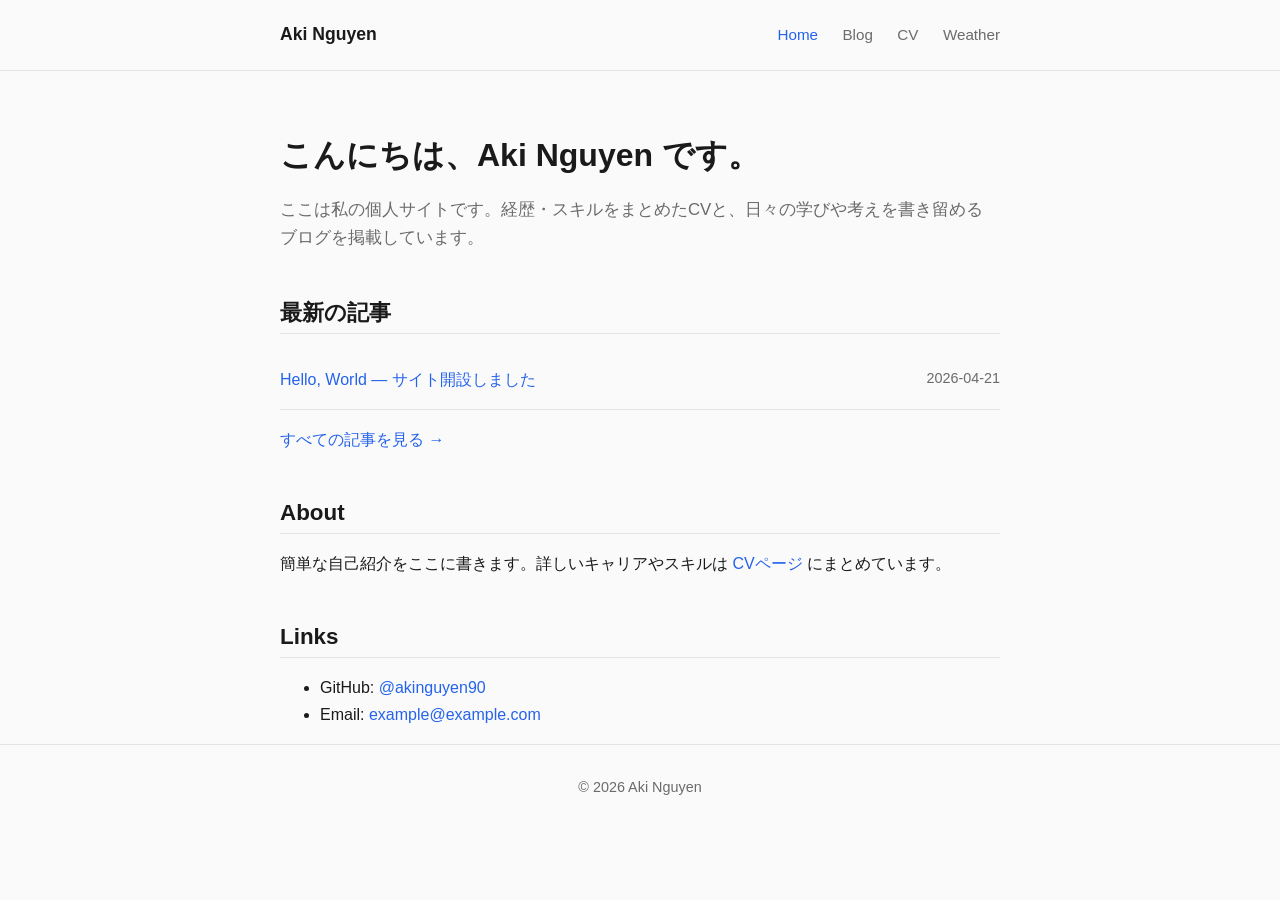
<file: index.html>
<!DOCTYPE html>
<html lang="ja">
<head>
<meta charset="UTF-8">
<meta name="viewport" content="width=device-width, initial-scale=1.0">
<title>Aki Nguyen</title>
<meta name="description" content="Aki Nguyenの個人サイト。プロフィール、CV、ブログ記事を掲載しています。">
<link rel="stylesheet" href="assets/css/style.css">
</head>
<body>

<header class="site-header">
  <div class="container">
    <a href="./" class="site-title">Aki Nguyen</a>
    <nav class="site-nav">
      <a href="./" class="active">Home</a>
      <a href="blog.html">Blog</a>
      <a href="cv.html">CV</a>
      <a href="weather.html">Weather</a>
    </nav>
  </div>
</header>

<main class="container">

  <section class="hero">
    <h1>こんにちは、Aki Nguyen です。</h1>
    <p class="lead">
      ここは私の個人サイトです。経歴・スキルをまとめたCVと、日々の学びや考えを書き留めるブログを掲載しています。
    </p>
  </section>

  <section>
    <h2>最新の記事</h2>
    <ul class="post-list">
      <li>
        <a href="posts/hello-world.html">Hello, World — サイト開設しました</a>
        <span class="date">2026-04-21</span>
      </li>
    </ul>
    <p><a href="blog.html">すべての記事を見る →</a></p>
  </section>

  <section>
    <h2>About</h2>
    <p>
      簡単な自己紹介をここに書きます。詳しいキャリアやスキルは
      <a href="cv.html">CVページ</a> にまとめています。
    </p>
  </section>

  <section>
    <h2>Links</h2>
    <ul>
      <li>GitHub: <a href="https://github.com/akinguyen90">@akinguyen90</a></li>
      <li>Email: <a href="mailto:example@example.com">example@example.com</a></li>
    </ul>
  </section>

</main>

<footer class="site-footer">
  <div class="container">
    &copy; 2026 Aki Nguyen
  </div>
</footer>

</body>
</html>
</file>
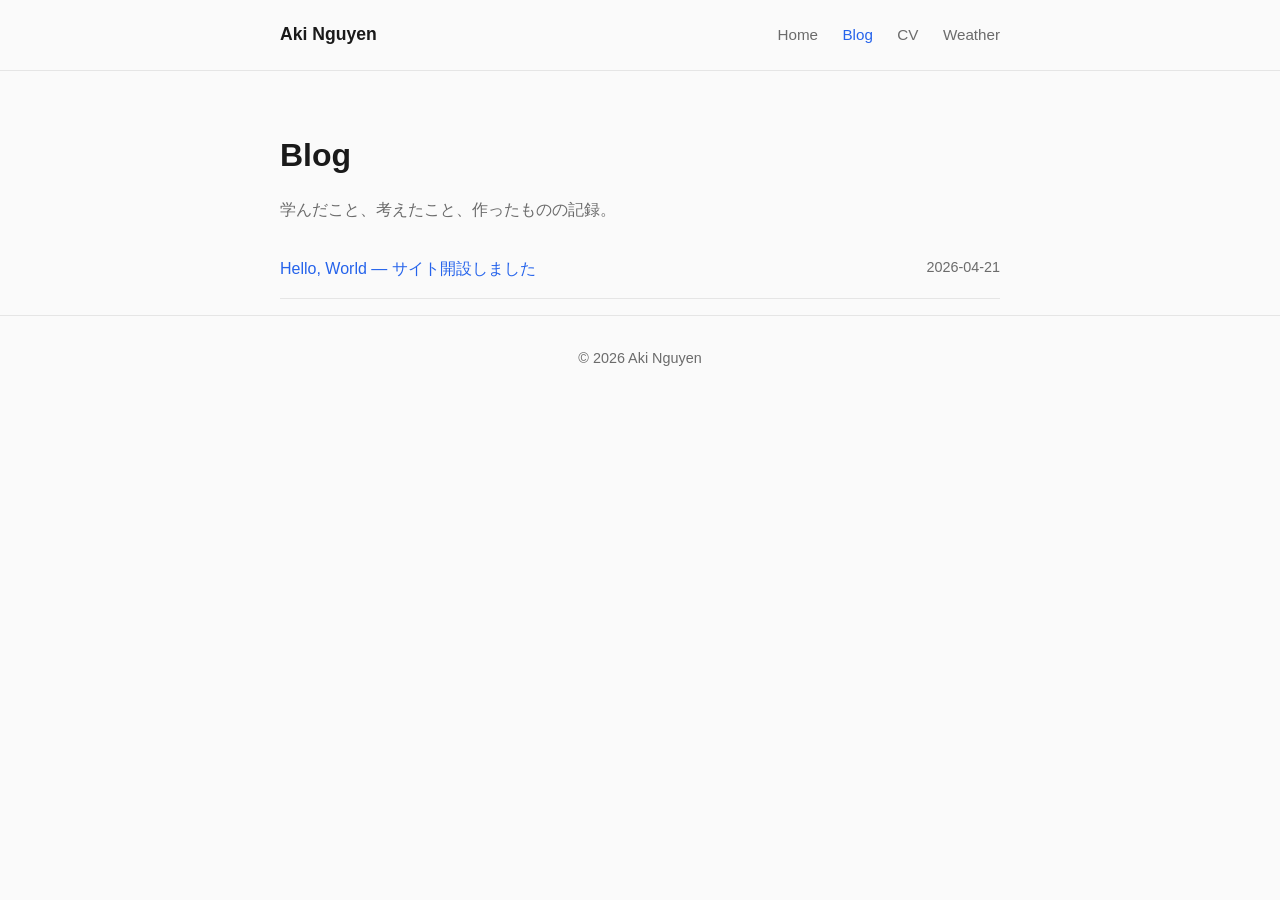
<file: blog.html>
<!DOCTYPE html>
<html lang="ja">
<head>
<meta charset="UTF-8">
<meta name="viewport" content="width=device-width, initial-scale=1.0">
<title>Blog — Aki Nguyen</title>
<meta name="description" content="Aki Nguyenのブログ記事一覧。">
<link rel="stylesheet" href="assets/css/style.css">
</head>
<body>

<header class="site-header">
  <div class="container">
    <a href="./" class="site-title">Aki Nguyen</a>
    <nav class="site-nav">
      <a href="./">Home</a>
      <a href="blog.html" class="active">Blog</a>
      <a href="cv.html">CV</a>
      <a href="weather.html">Weather</a>
    </nav>
  </div>
</header>

<main class="container">

  <h1>Blog</h1>
  <p class="lead" style="color: var(--muted);">
    学んだこと、考えたこと、作ったものの記録。
  </p>

  <ul class="post-list">
    <li>
      <a href="posts/hello-world.html">Hello, World — サイト開設しました</a>
      <span class="date">2026-04-21</span>
    </li>
  </ul>

</main>

<footer class="site-footer">
  <div class="container">
    &copy; 2026 Aki Nguyen
  </div>
</footer>

</body>
</html>
</file>
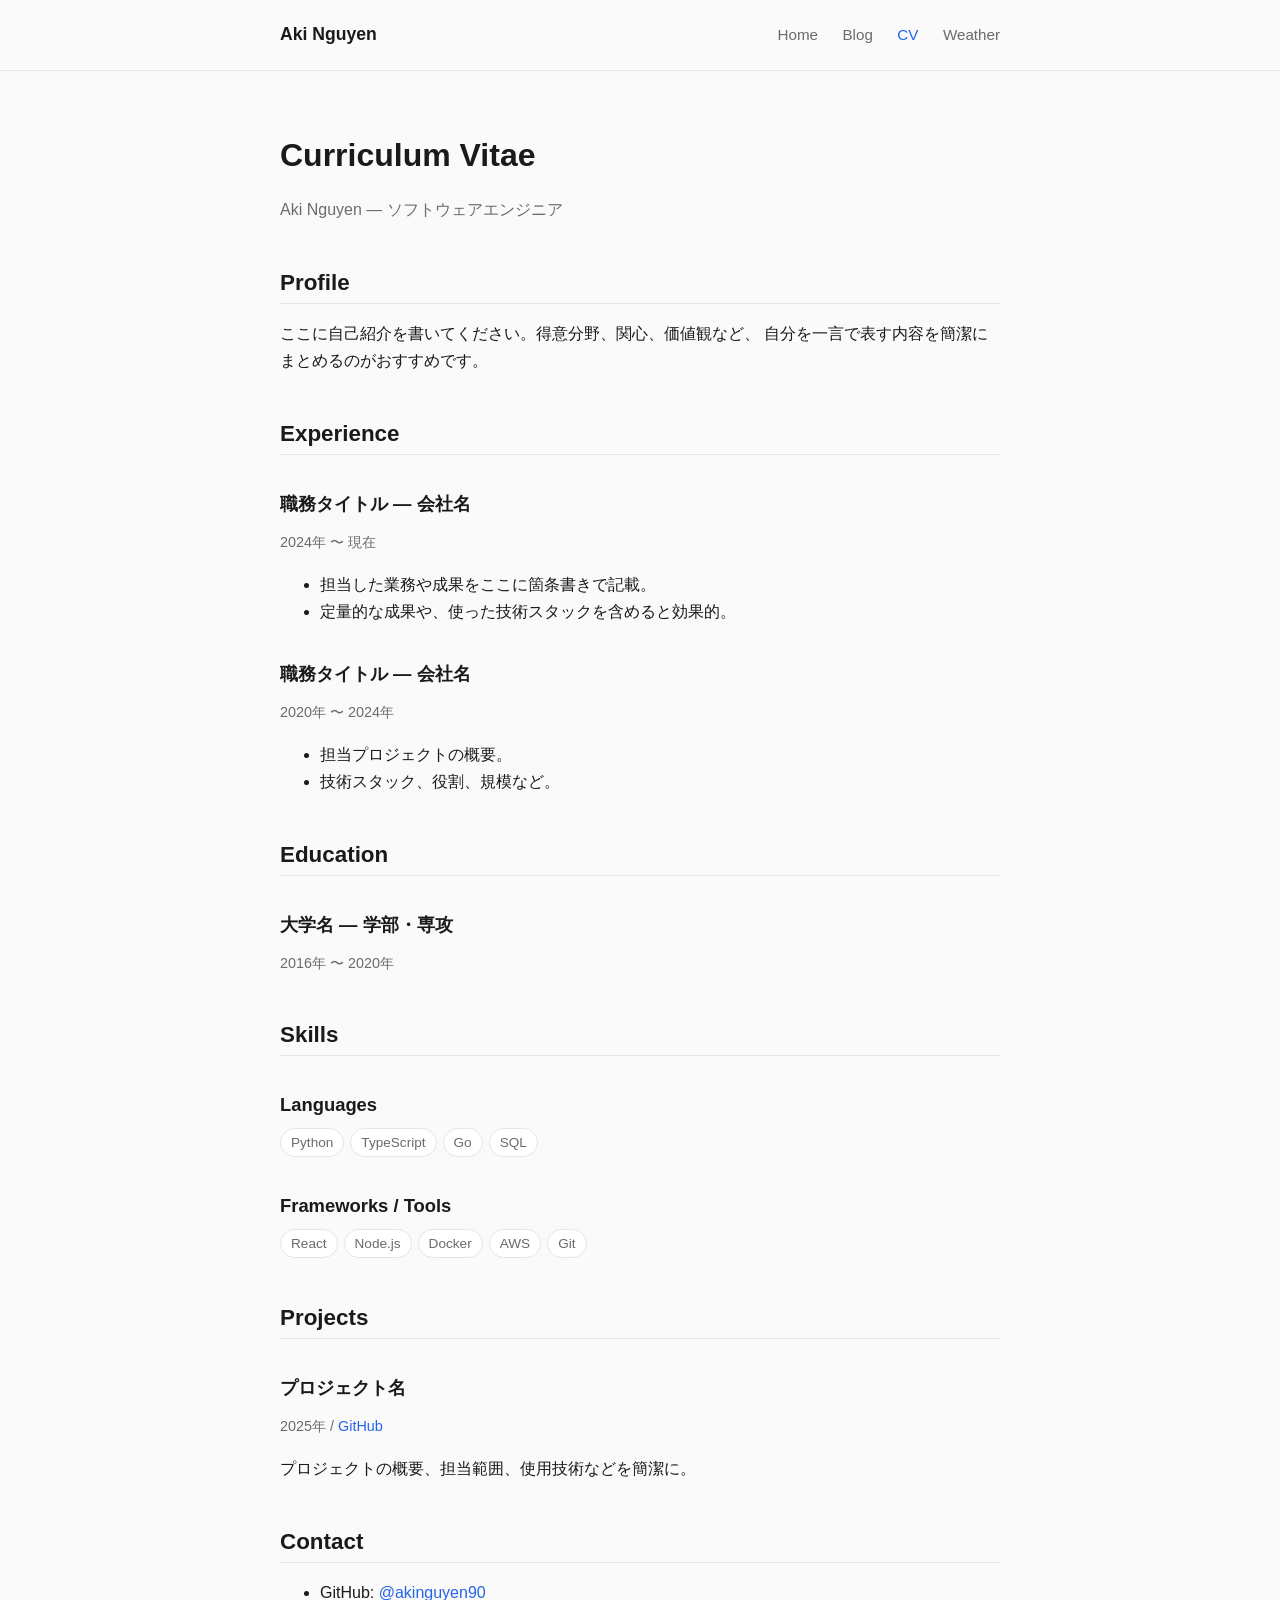
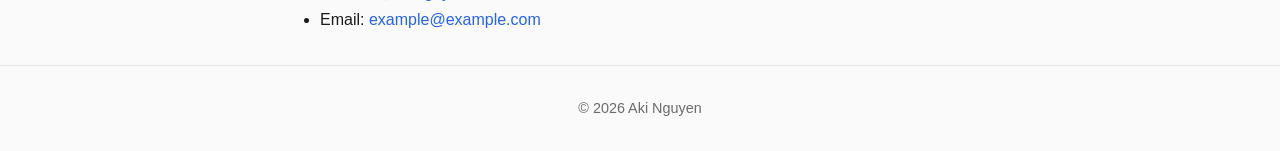
<file: cv.html>
<!DOCTYPE html>
<html lang="ja">
<head>
<meta charset="UTF-8">
<meta name="viewport" content="width=device-width, initial-scale=1.0">
<title>CV — Aki Nguyen</title>
<meta name="description" content="Aki Nguyenの経歴・スキル・実績をまとめたCV。">
<link rel="stylesheet" href="assets/css/style.css">
</head>
<body>

<header class="site-header">
  <div class="container">
    <a href="./" class="site-title">Aki Nguyen</a>
    <nav class="site-nav">
      <a href="./">Home</a>
      <a href="blog.html">Blog</a>
      <a href="cv.html" class="active">CV</a>
      <a href="weather.html">Weather</a>
    </nav>
  </div>
</header>

<main class="container">

  <h1>Curriculum Vitae</h1>
  <p class="lead" style="color: var(--muted);">
    Aki Nguyen — ソフトウェアエンジニア
  </p>

  <section class="cv-section">
    <h2>Profile</h2>
    <p>
      ここに自己紹介を書いてください。得意分野、関心、価値観など、
      自分を一言で表す内容を簡潔にまとめるのがおすすめです。
    </p>
  </section>

  <section class="cv-section">
    <h2>Experience</h2>

    <div class="cv-item">
      <h3>職務タイトル — 会社名</h3>
      <p class="meta">2024年 〜 現在</p>
      <ul>
        <li>担当した業務や成果をここに箇条書きで記載。</li>
        <li>定量的な成果や、使った技術スタックを含めると効果的。</li>
      </ul>
    </div>

    <div class="cv-item">
      <h3>職務タイトル — 会社名</h3>
      <p class="meta">2020年 〜 2024年</p>
      <ul>
        <li>担当プロジェクトの概要。</li>
        <li>技術スタック、役割、規模など。</li>
      </ul>
    </div>
  </section>

  <section class="cv-section">
    <h2>Education</h2>
    <div class="cv-item">
      <h3>大学名 — 学部・専攻</h3>
      <p class="meta">2016年 〜 2020年</p>
    </div>
  </section>

  <section class="cv-section">
    <h2>Skills</h2>
    <h3>Languages</h3>
    <ul class="tag-list">
      <li>Python</li>
      <li>TypeScript</li>
      <li>Go</li>
      <li>SQL</li>
    </ul>
    <h3>Frameworks / Tools</h3>
    <ul class="tag-list">
      <li>React</li>
      <li>Node.js</li>
      <li>Docker</li>
      <li>AWS</li>
      <li>Git</li>
    </ul>
  </section>

  <section class="cv-section">
    <h2>Projects</h2>
    <div class="cv-item">
      <h3>プロジェクト名</h3>
      <p class="meta">2025年 / <a href="#">GitHub</a></p>
      <p>プロジェクトの概要、担当範囲、使用技術などを簡潔に。</p>
    </div>
  </section>

  <section class="cv-section">
    <h2>Contact</h2>
    <ul>
      <li>GitHub: <a href="https://github.com/akinguyen90">@akinguyen90</a></li>
      <li>Email: <a href="mailto:example@example.com">example@example.com</a></li>
    </ul>
  </section>

</main>

<footer class="site-footer">
  <div class="container">
    &copy; 2026 Aki Nguyen
  </div>
</footer>

</body>
</html>
</file>
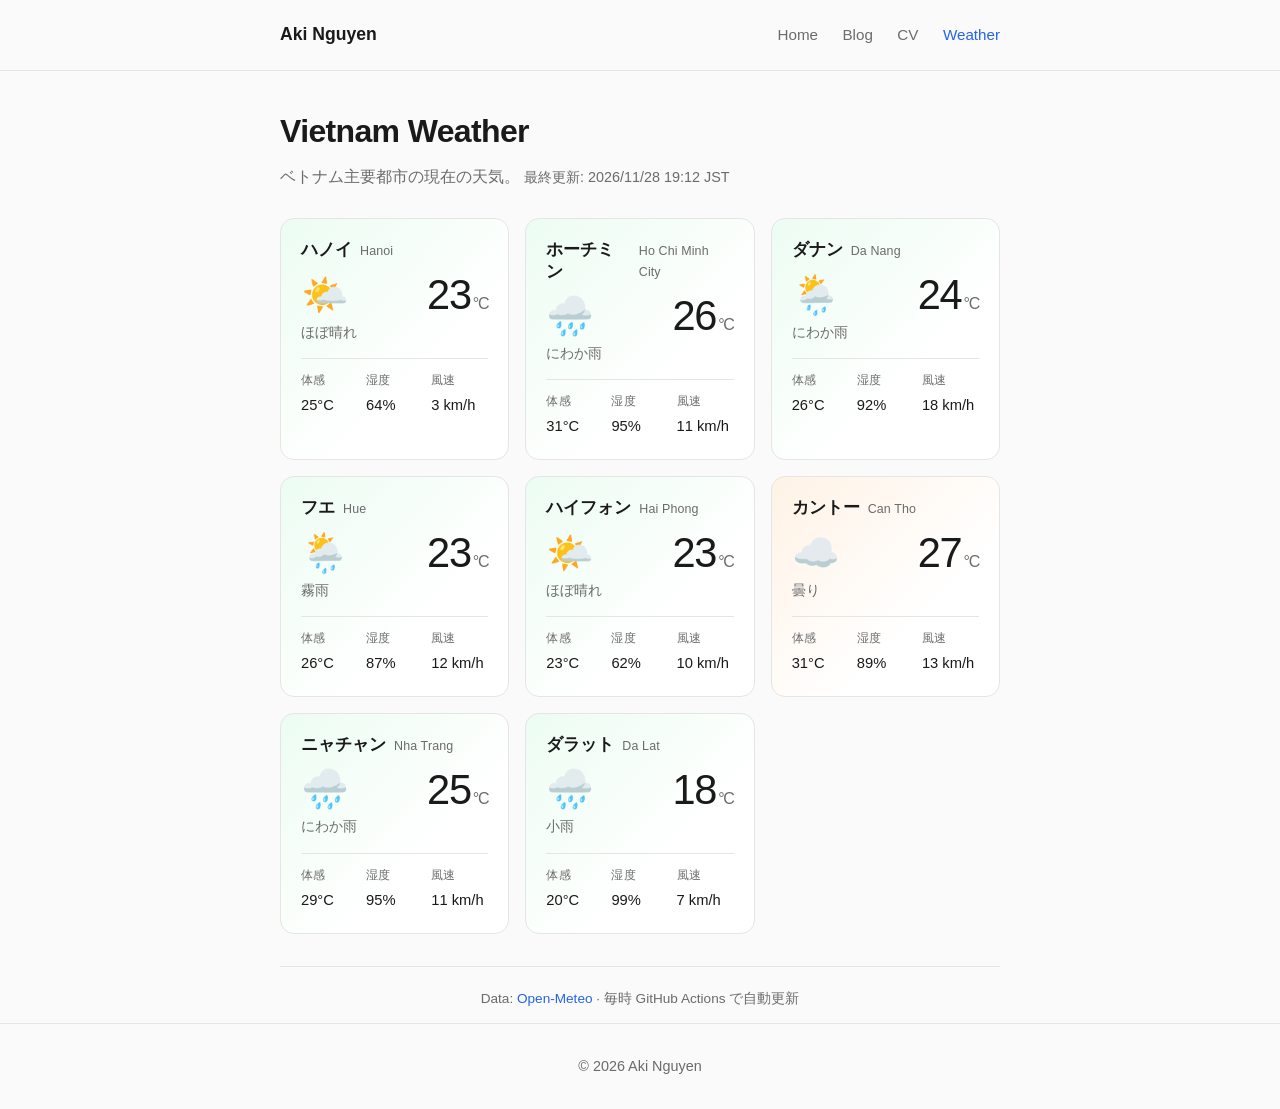
<file: weather.html>
<!DOCTYPE html>
<html lang="ja">
<head>
<meta charset="UTF-8">
<meta name="viewport" content="width=device-width, initial-scale=1.0">
<title>Vietnam Weather — Aki Nguyen</title>
<meta name="description" content="ベトナム主要都市の現在の天気。毎時 GitHub Actions で更新。">
<link rel="stylesheet" href="assets/css/style.css">
</head>
<body>

<header class="site-header">
  <div class="container">
    <a href="./" class="site-title">Aki Nguyen</a>
    <nav class="site-nav">
      <a href="./">Home</a>
      <a href="blog.html">Blog</a>
      <a href="cv.html">CV</a>
      <a href="weather.html" class="active">Weather</a>
    </nav>
  </div>
</header>

<main class="container">

  <section class="weather-hero">
    <h1>Vietnam Weather</h1>
    <p class="lead">ベトナム主要都市の現在の天気。<span id="updated-at" class="updated-at"></span></p>
  </section>

  <section id="weather-grid" class="weather-grid" aria-live="polite" aria-busy="true">
    <p class="weather-loading">読み込み中…</p>
  </section>

  <p class="weather-attrib">
    Data: <a href="https://open-meteo.com/" rel="noopener noreferrer">Open-Meteo</a>
    · 毎時 GitHub Actions で自動更新
  </p>

</main>

<footer class="site-footer">
  <div class="container">
    &copy; 2026 Aki Nguyen
  </div>
</footer>

<script src="assets/js/weather.js" defer></script>

</body>
</html>
</file>
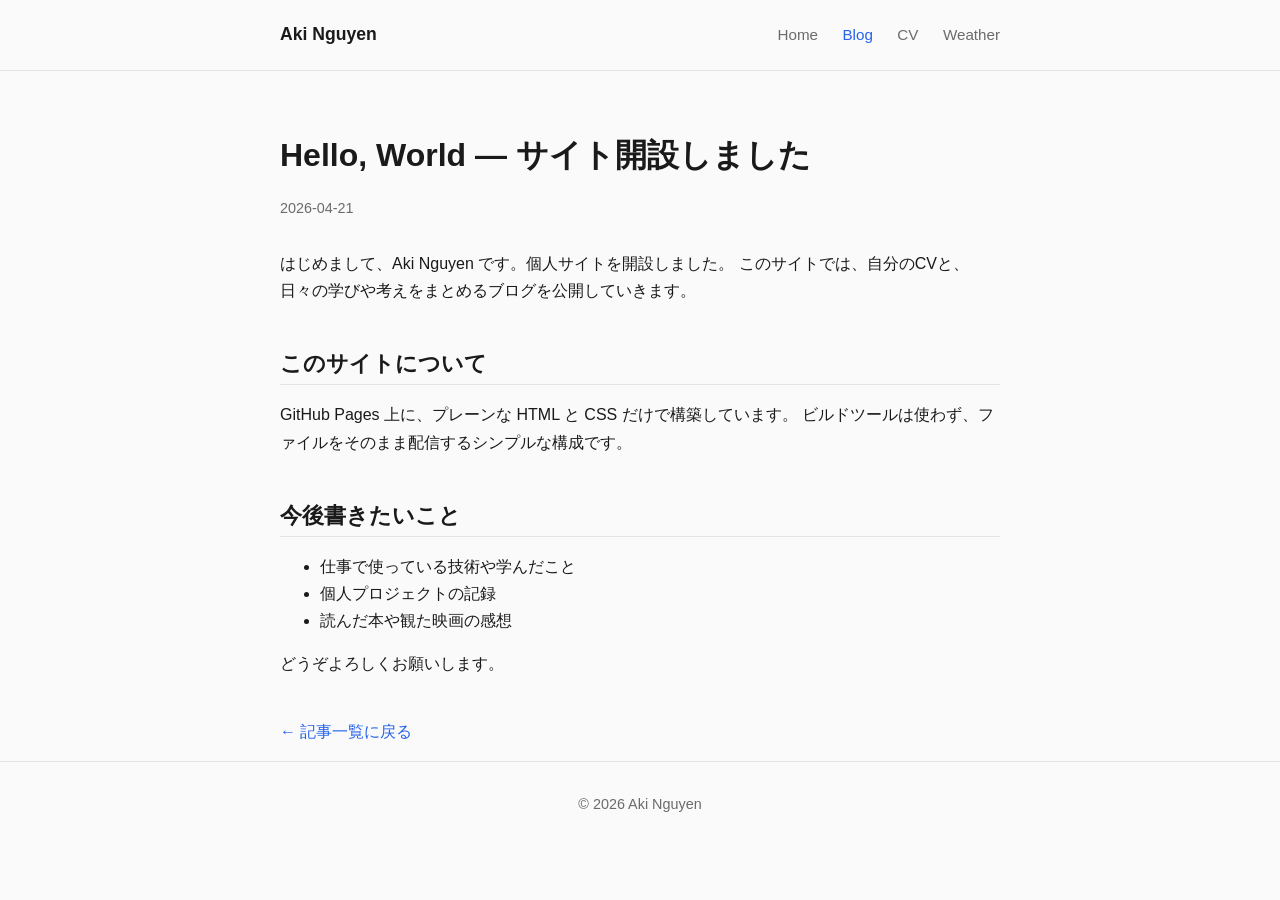
<file: posts/hello-world.html>
<!DOCTYPE html>
<html lang="ja">
<head>
<meta charset="UTF-8">
<meta name="viewport" content="width=device-width, initial-scale=1.0">
<title>Hello, World — サイト開設しました — Aki Nguyen</title>
<meta name="description" content="個人サイト開設にあたっての最初の記事。">
<link rel="stylesheet" href="../assets/css/style.css">
</head>
<body>

<header class="site-header">
  <div class="container">
    <a href="../" class="site-title">Aki Nguyen</a>
    <nav class="site-nav">
      <a href="../">Home</a>
      <a href="../blog.html" class="active">Blog</a>
      <a href="../cv.html">CV</a>
      <a href="../weather.html">Weather</a>
    </nav>
  </div>
</header>

<main class="container">

  <article class="post">
    <header>
      <h1>Hello, World — サイト開設しました</h1>
      <p class="post-meta">2026-04-21</p>
    </header>

    <p>
      はじめまして、Aki Nguyen です。個人サイトを開設しました。
      このサイトでは、自分のCVと、日々の学びや考えをまとめるブログを公開していきます。
    </p>

    <h2>このサイトについて</h2>
    <p>
      GitHub Pages 上に、プレーンな HTML と CSS だけで構築しています。
      ビルドツールは使わず、ファイルをそのまま配信するシンプルな構成です。
    </p>

    <h2>今後書きたいこと</h2>
    <ul>
      <li>仕事で使っている技術や学んだこと</li>
      <li>個人プロジェクトの記録</li>
      <li>読んだ本や観た映画の感想</li>
    </ul>

    <p>どうぞよろしくお願いします。</p>

    <p style="margin-top: 40px;"><a href="../blog.html">← 記事一覧に戻る</a></p>
  </article>

</main>

<footer class="site-footer">
  <div class="container">
    &copy; 2026 Aki Nguyen
  </div>
</footer>

</body>
</html>
</file>
<file: assets/css/style.css>
:root {
  --bg: #fafafa;
  --fg: #1a1a1a;
  --muted: #6b6b6b;
  --accent: #2563eb;
  --border: #e5e5e5;
  --card: #ffffff;
  --max-width: 760px;
  --font-sans: -apple-system, BlinkMacSystemFont, "Helvetica Neue", "Hiragino Sans",
    "Hiragino Kaku Gothic ProN", Meiryo, sans-serif;
}

@media (prefers-color-scheme: dark) {
  :root {
    --bg: #121212;
    --fg: #e8e8e8;
    --muted: #9a9a9a;
    --accent: #60a5fa;
    --border: #2a2a2a;
    --card: #1c1c1c;
  }
}

* {
  box-sizing: border-box;
}

html {
  -webkit-text-size-adjust: 100%;
}

body {
  margin: 0;
  font-family: var(--font-sans);
  background: var(--bg);
  color: var(--fg);
  line-height: 1.7;
  font-size: 16px;
}

.container {
  max-width: var(--max-width);
  margin: 0 auto;
  padding: 0 20px;
}

header.site-header {
  border-bottom: 1px solid var(--border);
  padding: 20px 0;
  margin-bottom: 40px;
}

header.site-header .container {
  display: flex;
  justify-content: space-between;
  align-items: center;
  flex-wrap: wrap;
  gap: 12px;
}

.site-title {
  font-weight: 700;
  font-size: 1.1rem;
  color: var(--fg);
  text-decoration: none;
}

nav.site-nav a {
  color: var(--muted);
  text-decoration: none;
  margin-left: 20px;
  font-size: 0.95rem;
}

nav.site-nav a:hover,
nav.site-nav a.active {
  color: var(--accent);
}

main {
  padding-bottom: 80px;
}

h1, h2, h3 {
  line-height: 1.3;
  margin-top: 2em;
  margin-bottom: 0.6em;
}

h1 { font-size: 2rem; }
h2 { font-size: 1.4rem; border-bottom: 1px solid var(--border); padding-bottom: 6px; }
h3 { font-size: 1.15rem; }

a {
  color: var(--accent);
  text-decoration: none;
}

a:hover {
  text-decoration: underline;
}

.hero {
  margin: 40px 0;
}

.hero .lead {
  color: var(--muted);
  font-size: 1.05rem;
}

.post-list {
  list-style: none;
  padding: 0;
}

.post-list li {
  border-bottom: 1px solid var(--border);
  padding: 16px 0;
  display: flex;
  justify-content: space-between;
  gap: 16px;
  flex-wrap: wrap;
}

.post-list .date {
  color: var(--muted);
  font-variant-numeric: tabular-nums;
  font-size: 0.9rem;
  white-space: nowrap;
}

.cv-section {
  margin-bottom: 32px;
}

.cv-item {
  margin-bottom: 20px;
}

.cv-item .meta {
  color: var(--muted);
  font-size: 0.9rem;
}

.tag-list {
  display: flex;
  flex-wrap: wrap;
  gap: 6px;
  margin: 8px 0;
  padding: 0;
  list-style: none;
}

.tag-list li {
  background: var(--card);
  border: 1px solid var(--border);
  padding: 2px 10px;
  border-radius: 999px;
  font-size: 0.85rem;
  color: var(--muted);
}

article.post header {
  margin-bottom: 30px;
}

article.post .post-meta {
  color: var(--muted);
  font-size: 0.9rem;
}

article.post img {
  max-width: 100%;
  height: auto;
}

article.post pre {
  background: var(--card);
  border: 1px solid var(--border);
  padding: 12px 16px;
  border-radius: 6px;
  overflow-x: auto;
  font-size: 0.9rem;
}

article.post code {
  background: var(--card);
  border: 1px solid var(--border);
  padding: 1px 6px;
  border-radius: 4px;
  font-size: 0.9em;
}

article.post pre code {
  background: transparent;
  border: 0;
  padding: 0;
}

article.post blockquote {
  border-left: 3px solid var(--border);
  margin: 1em 0;
  padding: 0 1em;
  color: var(--muted);
}

footer.site-footer {
  border-top: 1px solid var(--border);
  padding: 30px 0;
  color: var(--muted);
  font-size: 0.9rem;
  text-align: center;
}

/* ------ Weather page ------ */

.weather-hero {
  margin: 40px 0 28px;
}

.weather-hero h1 {
  margin: 0 0 10px;
  font-size: 2rem;
  letter-spacing: -0.02em;
}

.weather-hero .lead {
  margin: 0;
  color: var(--muted);
}

.updated-at {
  display: inline-block;
  margin-left: 4px;
  font-variant-numeric: tabular-nums;
  font-size: 0.9rem;
}

.weather-grid {
  display: grid;
  grid-template-columns: repeat(auto-fill, minmax(220px, 1fr));
  gap: 16px;
  margin-top: 8px;
}

.weather-loading {
  color: var(--muted);
  text-align: center;
  padding: 40px 0;
  grid-column: 1 / -1;
}

.weather-card {
  position: relative;
  background: var(--card);
  border: 1px solid var(--border);
  border-radius: 14px;
  padding: 20px;
  overflow: hidden;
  transition: transform 0.2s ease, box-shadow 0.2s ease, border-color 0.2s ease;
}

.weather-card:hover {
  transform: translateY(-2px);
  box-shadow: 0 10px 28px rgba(0, 0, 0, 0.08);
  border-color: transparent;
}

.weather-card::before {
  content: "";
  position: absolute;
  inset: 0;
  pointer-events: none;
  background: linear-gradient(135deg, var(--tint, transparent) 0%, transparent 65%);
  opacity: 0.85;
}

.weather-card > * {
  position: relative;
}

.temp-cold { --tint: rgba(96, 165, 250, 0.22); }
.temp-cool { --tint: rgba(147, 197, 253, 0.18); }
.temp-mild { --tint: rgba(134, 239, 172, 0.18); }
.temp-warm { --tint: rgba(253, 186, 116, 0.22); }
.temp-hot  { --tint: rgba(248, 113, 113, 0.28); }

@media (prefers-color-scheme: dark) {
  .temp-cold { --tint: rgba(96, 165, 250, 0.16); }
  .temp-cool { --tint: rgba(147, 197, 253, 0.12); }
  .temp-mild { --tint: rgba(134, 239, 172, 0.12); }
  .temp-warm { --tint: rgba(253, 186, 116, 0.16); }
  .temp-hot  { --tint: rgba(248, 113, 113, 0.20); }
}

.weather-card-head {
  display: flex;
  align-items: baseline;
  gap: 8px;
  margin-bottom: 6px;
}

.weather-card-head h2 {
  margin: 0;
  padding: 0;
  border: 0;
  font-size: 1.05rem;
  font-weight: 600;
}

.weather-card-en {
  color: var(--muted);
  font-size: 0.78rem;
  letter-spacing: 0.01em;
}

.weather-card-main {
  display: flex;
  align-items: center;
  justify-content: space-between;
  gap: 10px;
  margin: 12px 0 4px;
}

.weather-icon {
  font-size: 2.4rem;
  line-height: 1;
}

.weather-temp {
  font-size: 2.6rem;
  font-weight: 300;
  letter-spacing: -0.03em;
  line-height: 1;
  font-variant-numeric: tabular-nums;
}

.weather-temp-unit {
  font-size: 1rem;
  color: var(--muted);
  margin-left: 2px;
  font-weight: 400;
}

.weather-label {
  margin: 0 0 14px;
  color: var(--muted);
  font-size: 0.9rem;
}

.weather-details {
  display: grid;
  grid-template-columns: repeat(3, 1fr);
  gap: 8px;
  margin: 0;
  padding-top: 12px;
  border-top: 1px solid var(--border);
}

.weather-details > div {
  display: flex;
  flex-direction: column;
  gap: 2px;
}

.weather-details dt {
  color: var(--muted);
  font-size: 0.72rem;
  letter-spacing: 0.02em;
}

.weather-details dd {
  margin: 0;
  font-size: 0.92rem;
  font-variant-numeric: tabular-nums;
}

.weather-card-error {
  opacity: 0.7;
}

.weather-attrib {
  margin-top: 32px;
  padding-top: 20px;
  border-top: 1px solid var(--border);
  color: var(--muted);
  font-size: 0.85rem;
  text-align: center;
}
</file>
